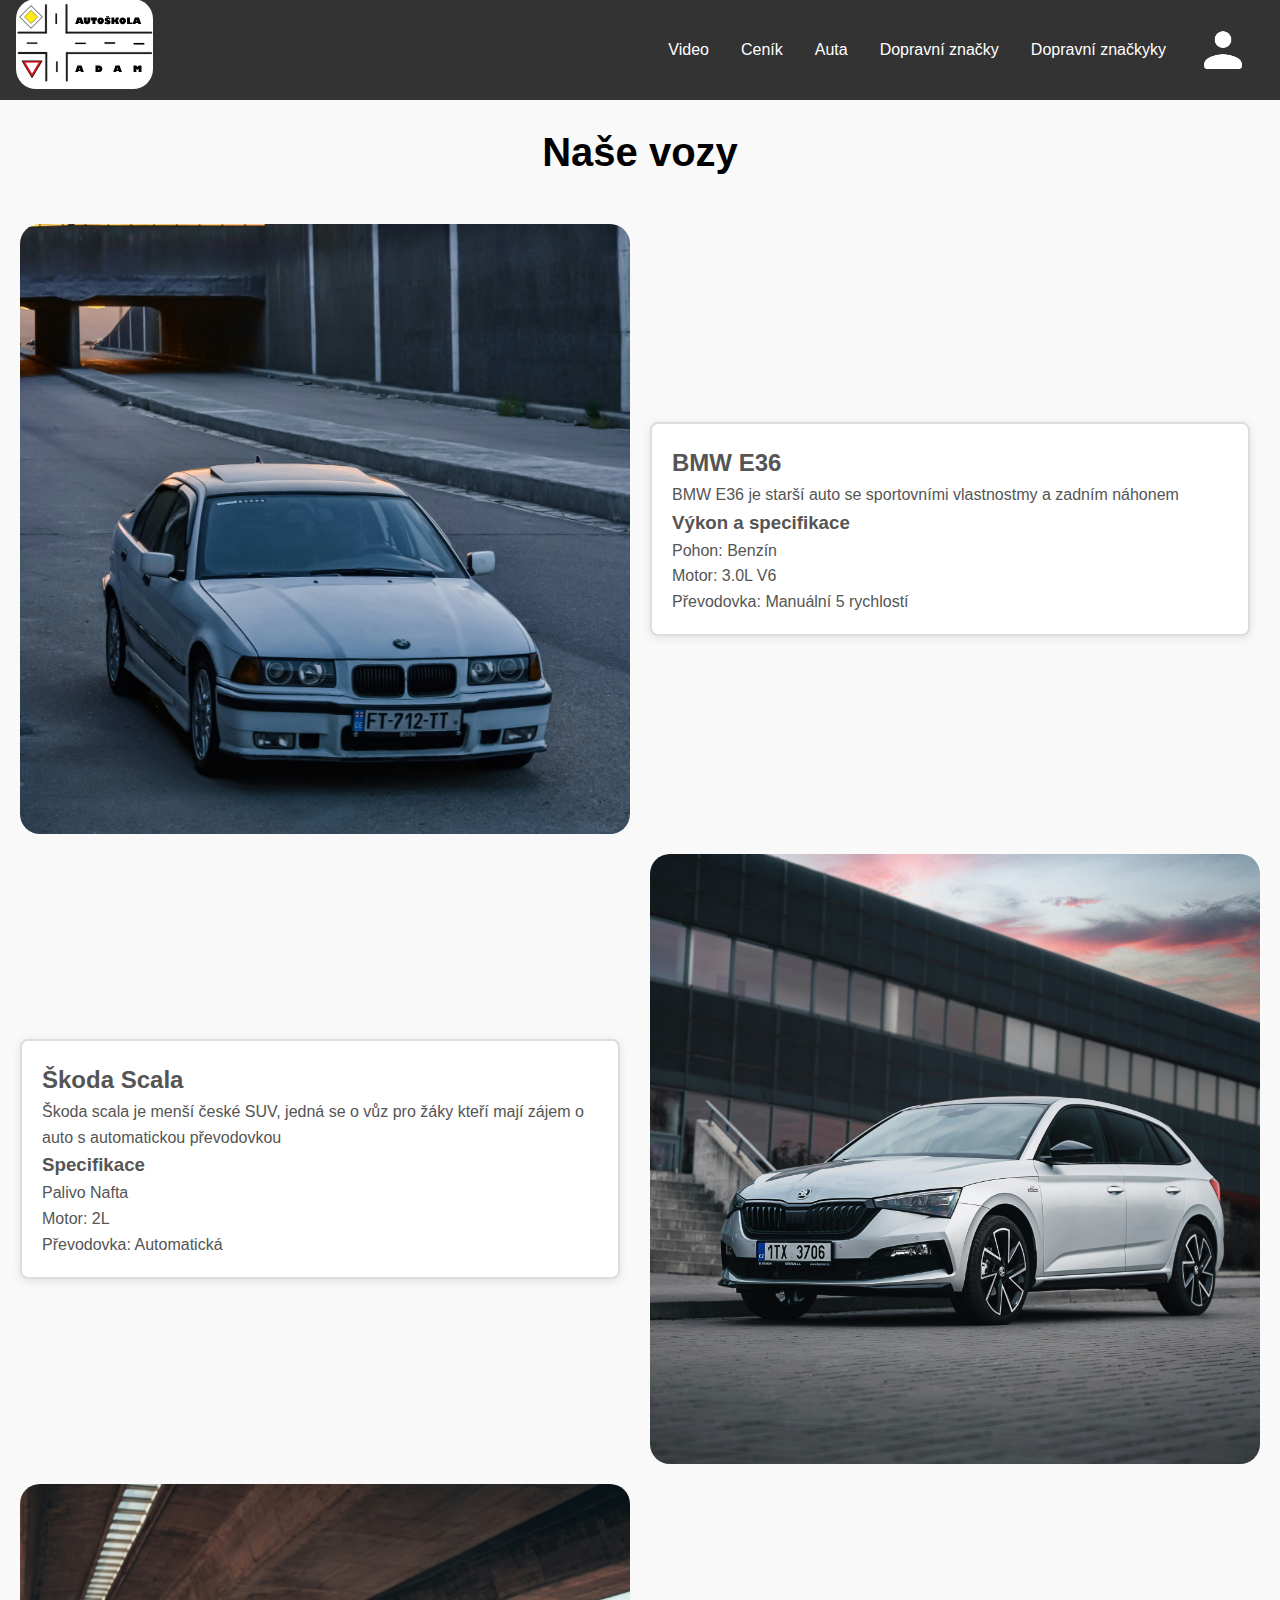
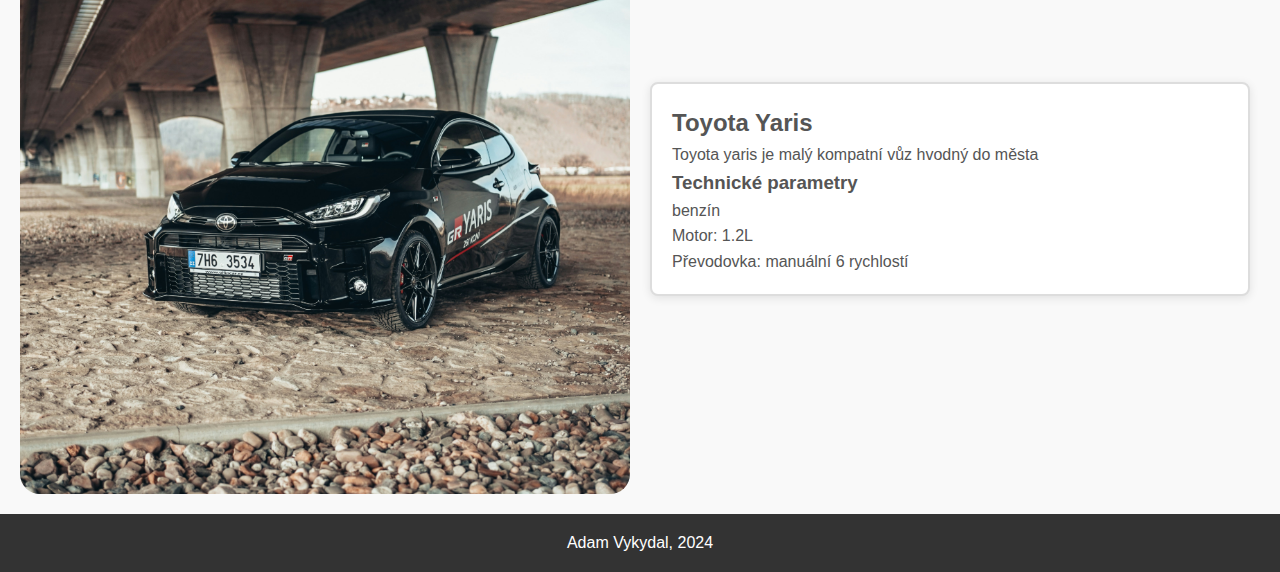
<file: cars.html>
<!DOCTYPE html>
<html lang="en">
<head>
    <meta charset="UTF-8">
    <meta name="viewport" content="width=device-width, initial-scale=1.0">
    <title>Autoškola adam</title>
    <link rel="icon" type="image/x-icon" href="/img/image.svg">
    <link rel="stylesheet" href="styles.css">
    <link rel="stylesheet" href="cars_styles.css">
</head>
<body>
    <nav class="navbar">
        <div class="logo">
            <a href="index.html">
                <img src="img/image.svg" alt="logo">
            </a>    
        </div>
        <input type="checkbox" id="menu-toggle">
        <label for="menu-toggle" class="hamburger">
            <div></div>
            <div></div>
            <div></div>
        </label>
        <ul class="menu">
            <li><a href="video.html">Video</a></li>
            <li><a href="price_list.html">Ceník</a></li>
            <li><a href="cars.html">Auta</a></li>
            <li><a href="test.php">Dopravní značky</a></li>
            <li><a href="test_questions.html">Dopravní značkyky</a></li>
            <li><a href="login.html"><img src="img/user.png" alt="user"></a></li>
        </ul>
    </nav>

    <header>
        <h1>Naše vozy</h1>
    </header>

    <main class="grid-container">
        <div class="grid-item">
            <img class="img-grid" src="img/bmw.jpg" alt="Obrázek 1">
            <div class="text">
                <h2>BMW E36</h2>
                <p>BMW E36 je starší auto se sportovními vlastnostmy a zadním náhonem</p>
                <section>
                    <h3>Výkon a specifikace</h3>
                    <ul>
                        <li>Pohon: Benzín</li>
                        <li>Motor: 3.0L V6</li>
                        <li>Převodovka: Manuální 5 rychlostí</li>
                    </ul>
                </section>
            </div>
        </div>
        <div class="grid-item reverse">
            <img class="img-grid" src="img/scala.jpg" alt="Obrázek 2">
            <div class="text">
                <h2>Škoda Scala</h2>
                <p>Škoda scala je menší české SUV, jedná se o vůz pro žáky kteří mají zájem o auto s automatickou převodovkou</p>
                <section>
                    <h3>Specifikace</h3>
                    <ul>
                        <li>Palivo Nafta</li>
                        <li>Motor: 2L</li>
                        <li>Převodovka: Automatická</li>
                    </ul>
                </section>
            </div>
        </div>
        <div class="grid-item">
            <img class="img-grid" src="img/yaris.jpg" alt="Obrázek 3">
            <div class="text">
                <h2>Toyota Yaris</h2>
                <p>Toyota yaris je malý kompatní vůz hvodný do města</p>
                <section>
                    <h3>Technické parametry</h3>
                    <ul>
                        <li>benzín</li>
                        <li>Motor: 1.2L</li>
                        <li>Převodovka: manuální 6 rychlostí</li>
                    </ul>
                </section>
            </div>
        </div>
    </main>

    <footer class="footer">
        <p>Adam Vykydal, 2024</p>
    </footer>
</body>
</html>
</file>
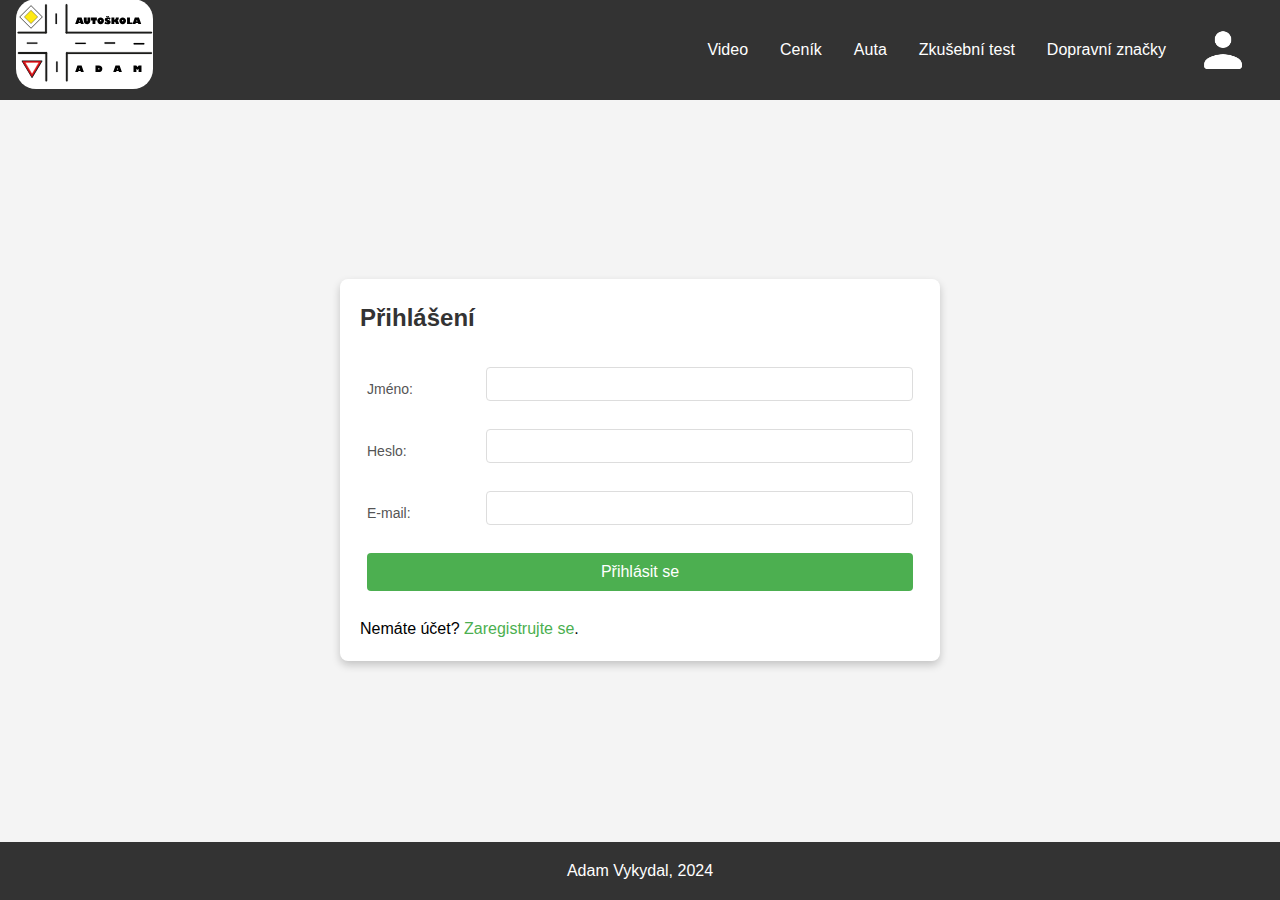
<file: login.html>
<!DOCTYPE html>
<html lang="en">
<head>
    <meta charset="UTF-8">
    <meta name="viewport" content="width=device-width, initial-scale=1.0">
    <title>Autoškola adam</title>
    <link rel="icon" type="image/x-icon" href="/img/image.svg">
    <link rel="stylesheet" href="styles.css">
    <link rel="stylesheet" href="login_styles.css">
</head>
<body>
    <nav class="navbar">
        <div class="logo">
          <a href="index.html">
          <img src="img/image.svg" alt="logo">
          </a>    
        </div>
        <input type="checkbox" id="menu-toggle">
        <label for="menu-toggle" class="hamburger">
          <div></div>
          <div></div>
          <div></div>
        </label>
        <ul class="menu">
            <li><a href="video.html">Video</a></li>
            <li><a href="price_list.html">Ceník</a></li>
            <li><a href="cars.html">Auta</a></li>
            <li><a href="test.php">Zkušební test</a></li>
            <li><a href="test_questions.html">Dopravní značky</a></li>
            <li><a href="login.html"><img src="img/user.png" alt="user"></a></li>
        </ul>
    </nav>
    
    <body>
      <div class="form-container">
          <h1>Přihlášení</h1>
          <form action="login_process.php" method="POST">
              <table>
                  <tr>
                      <td><label for="username">Jméno:</label></td>
                      <td><input type="text" id="username" name="username" required></td>
                  </tr>
                  <tr>
                      <td><label for="password">Heslo:</label></td>
                      <td><input type="password" id="password" name="password" required></td>
                  </tr>
                  <tr>
                      <td><label for="email">E-mail:</label></td>
                      <td><input type="email" id="email" name="email" required></td>
                  </tr>
                  <tr>
                      <td colspan="2">
                          <button type="submit">Přihlásit se</button>
                      </td>
                  </tr>
              </table>
          </form>
          <p>Nemáte účet? <a href="register.html">Zaregistrujte se</a>.</p>
    
    <footer class="footer">
        <p>Adam Vykydal, 2024</p>
    </footer>
</body>
</html>
</file>
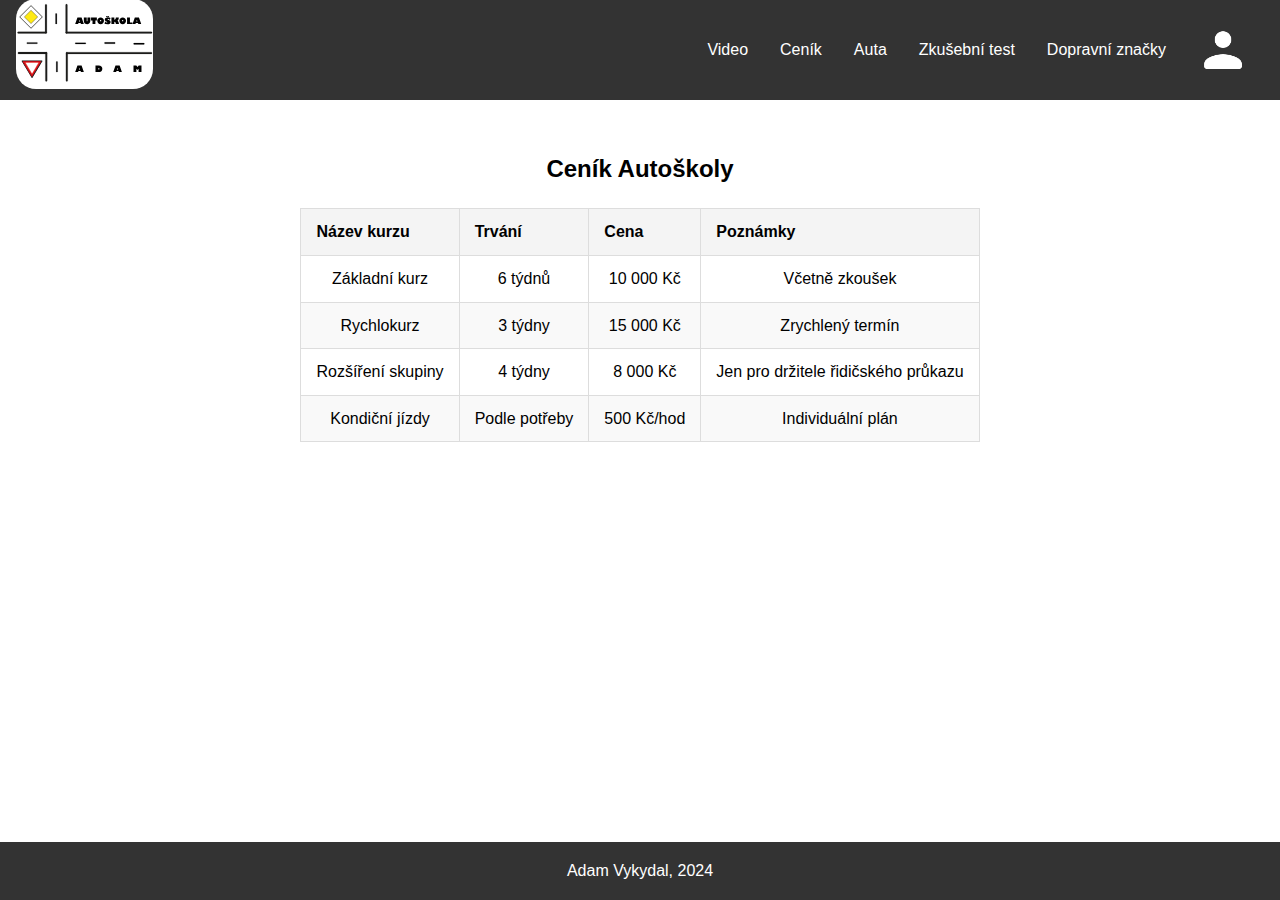
<file: price_list.html>
<!DOCTYPE html>
<html lang="en">
<head>
    <meta charset="UTF-8">
    <meta name="viewport" content="width=device-width, initial-scale=1.0">
    <title>Autoškola adam</title>
    <link rel="icon" type="image/x-icon" href="/img/image.svg">
    <link rel="stylesheet" href="styles.css">
    <link rel="stylesheet" href="price_styles.css">
</head>
<body>
    <nav class="navbar">
        <div class="logo">
          <a href="index.html">
          <img src="img/image.svg" alt="logo">
          </a>    
        </div>
        <input type="checkbox" id="menu-toggle">
        <label for="menu-toggle" class="hamburger">
          <div></div>
          <div></div>
          <div></div>
        </label>
        <ul class="menu">
            <li><a href="video.html">Video</a></li>
            <li><a href="price_list.html">Ceník</a></li>
            <li><a href="cars.html">Auta</a></li>
            <li><a href="test.php">Zkušební test</a></li>
            <li><a href="test_questions.html">Dopravní značky</a></li>
            <li><a href="login.html"><img src="img/user.png" alt="user"></a></li>
        </ul>
    </nav>
    
    <section class="pricing">
      <h2>Ceník Autoškoly</h2>
      <table class="pricing-table">
          <thead>
              <tr>
                  <th>Název kurzu</th>
                  <th>Trvání</th>
                  <th>Cena</th>
                  <th>Poznámky</th>
              </tr>
          </thead>
          <tbody>
              <tr>
                  <td>Základní kurz</td>
                  <td>6 týdnů</td>
                  <td>10 000 Kč</td>
                  <td>Včetně zkoušek</td>
              </tr>
              <tr>
                  <td>Rychlokurz</td>
                  <td>3 týdny</td>
                  <td>15 000 Kč</td>
                  <td>Zrychlený termín</td>
              </tr>
              <tr>
                  <td>Rozšíření skupiny</td>
                  <td>4 týdny</td>
                  <td>8 000 Kč</td>
                  <td>Jen pro držitele řidičského průkazu</td>
              </tr>
              <tr>
                  <td>Kondiční jízdy</td>
                  <td>Podle potřeby</td>
                  <td>500 Kč/hod</td>
                  <td>Individuální plán</td>
              </tr>
          </tbody>
      </table>
  </section> 
    
    
    <footer class="footer">
        <p>Adam Vykydal, 2024</p>
    </footer>
</body>
</html>
</file>
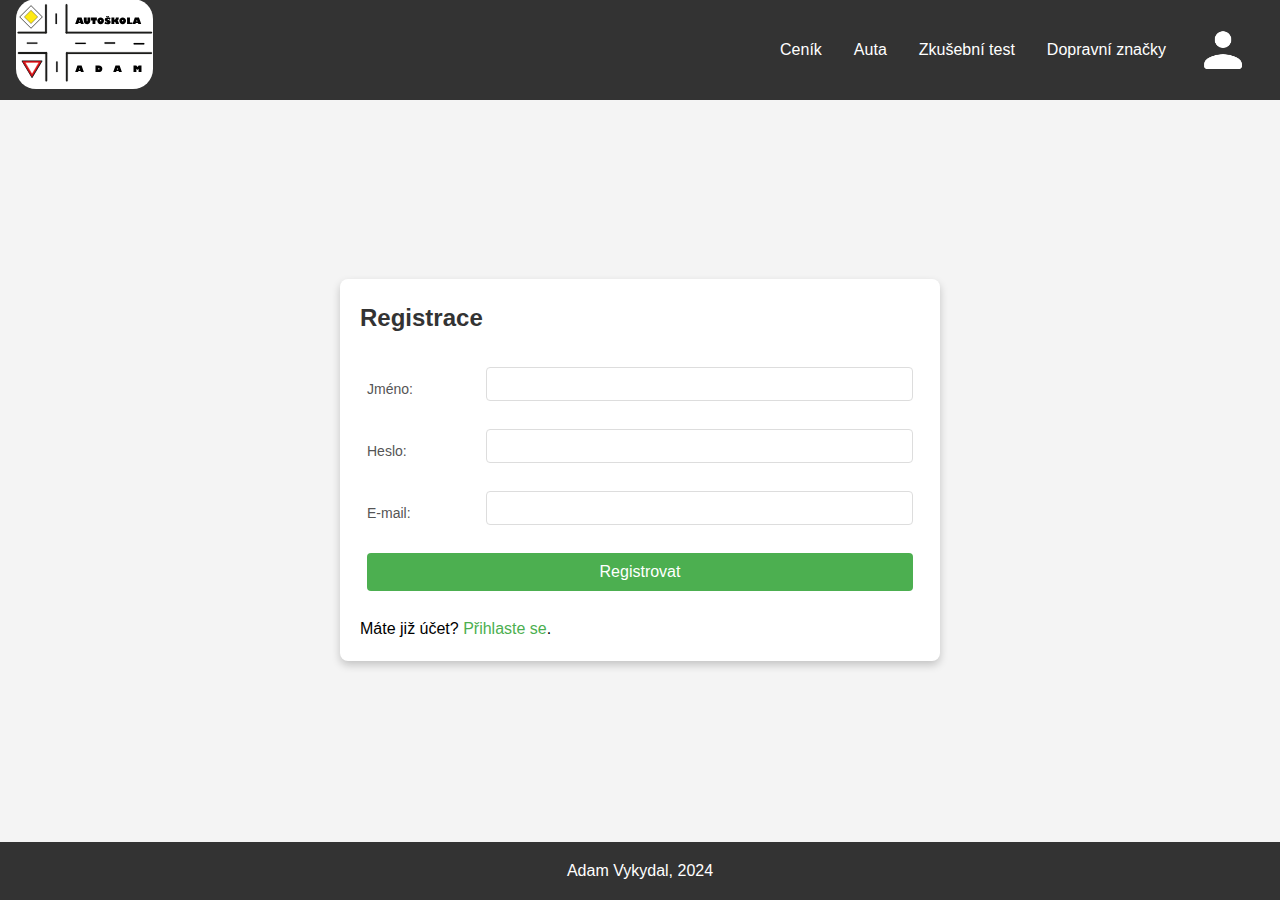
<file: register.html>
<!DOCTYPE html>
<html lang="en">
<head>
    <meta charset="UTF-8">
    <meta name="viewport" content="width=device-width, initial-scale=1.0">
    <title>Autoškola adam</title>
    <link rel="icon" type="image/x-icon" href="/img/image.svg">
    <link rel="stylesheet" href="styles.css">
    <link rel="stylesheet" href="login_styles.css">
</head>
<body>
    <nav class="navbar">
        <div class="logo">
          <a href="index.html">
          <img src="img/image.svg" alt="logo">
          </a>    
        </div>
        <input type="checkbox" id="menu-toggle">
        <label for="menu-toggle" class="hamburger">
          <div></div>
          <div></div>
          <div></div>
        </label>
        <ul class="menu">
          <li><a href="price_list.html">Ceník</a></li>
          <li><a href="cars.html">Auta</a></li>
          <li><a href="test.php">Zkušební test</a></li>
          <li><a href="test_questions.html">Dopravní značky</a></li>
          <li><a href="login.html"><img src="img/user.png" alt="user"></a></li>
        </ul>
    </nav>

    <div class="form-container">
        <h1>Registrace</h1>
        <form action="register_process.php" method="POST">
            <table>
                <tr>
                    <td><label for="username">Jméno:</label></td>
                    <td><input type="text" id="username" name="username" required></td>
                </tr>
                <tr>
                    <td><label for="password">Heslo:</label></td>
                    <td><input type="password" id="password" name="password" required></td>
                </tr>
                <tr>
                    <td><label for="email">E-mail:</label></td>
                    <td><input type="email" id="email" name="email" required></td>
                </tr>
                
                <tr>
                    <td colspan="2">
                        <button type="submit">Registrovat</button>
                    </td>
                </tr>
            </table>
        </form>
        <p>Máte již účet? <a href="login.html">Přihlaste se</a>.</p>
    </div>

    <footer class="footer">
        <p>Adam Vykydal, 2024</p>
    </footer>
</body>
</html>
</file>
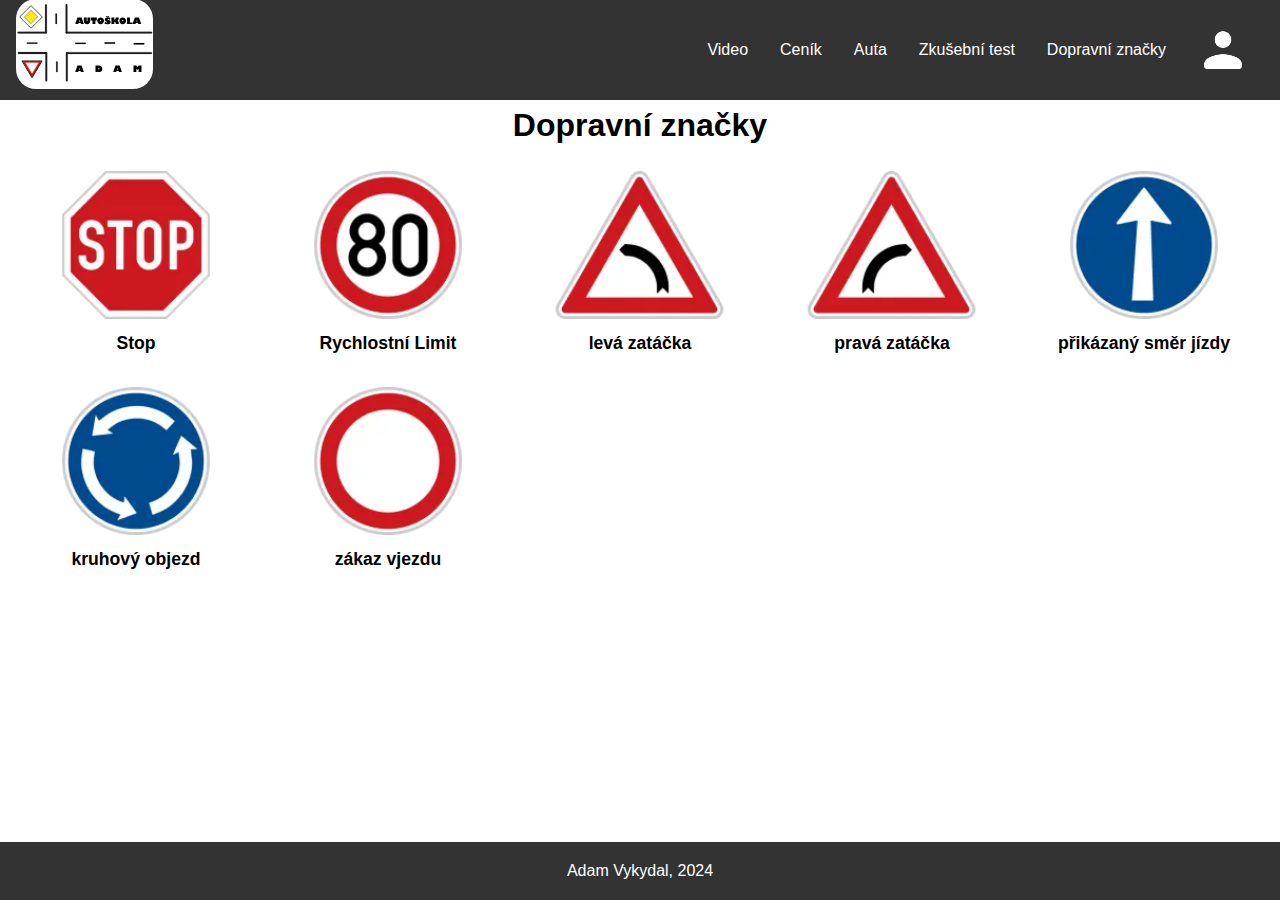
<file: test_questions.html>
<!DOCTYPE html>
<html lang="en">
<head>
    <meta charset="UTF-8">
    <meta name="viewport" content="width=device-width, initial-scale=1.0">
    <title>Autoškola adam</title>
    <link rel="icon" type="image/x-icon" href="/img/image.svg">
    <link rel="stylesheet" href="styles.css">
    <link rel="stylesheet" href="test_questions.css">
</head>
<body>

    <nav class="navbar">
        <div class="logo">
          <a href="index.html">
          <img src="img/image.svg" alt="logo">
          </a>    
        </div>
        <input type="checkbox" id="menu-toggle">
        <label for="menu-toggle" class="hamburger">
          <div></div>
          <div></div>
          <div></div>
        </label>
        <ul class="menu">
            <li><a href="video.html">Video</a></li>
            <li><a href="price_list.html">Ceník</a></li>
            <li><a href="cars.html">Auta</a></li>
            <li><a href="test.php">Zkušební test</a></li>
            <li><a href="test_questions.html">Dopravní značky</a></li>
            <li><a href="login.html"><img src="img/user.png" alt="user"></a></li>
        </ul>
    </nav>
  
    <header>
      <h1>Dopravní značky</h1>
  </header>
  
  <div class="grid-container">
      <div class="grid-item">
          <img src="img/stop.webp" alt="Stop" />
          <p>Stop</p>
      </div>
      <div class="grid-item">
          <img src="img/rychlost.webp" alt="Rychlostní Limit" />
          <p>Rychlostní Limit</p>
      </div>
      <div class="grid-item">
          <img src="img/levo.webp" alt="Zákaz Odbočení Vlevo" />
          <p>levá zatáčka</p>
      </div>
      <div class="grid-item">
        <img src="img/pravo.webp" alt="Zákaz Odbočení Vlevo" />
        <p>pravá zatáčka</p>
    </div>
      <div class="grid-item">
          <img src="img/smer.webp" alt="Jednosměrka" />
          <p>přikázaný směr jízdy</p>
      </div>
      <div class="grid-item">
          <img src="img/kruh.webp" alt="Zákaz Parkování" />
          <p>kruhový objezd</p>
      </div>
      <div class="grid-item">
          <img src="img/zakaz.webp" alt="Dej Přednost" />
          <p>zákaz vjezdu</p>
      </div>
      
  </div>
    <footer class="footer">
        <p>Adam Vykydal, 2024</p>
    </footer>
</body>
</html>
</file>
<file: styles.css>
* {
  margin: 0;
  padding: 0;
  box-sizing: border-box;
}

body, h1, h2, h3, p, ul, li {
    margin: 0;
    padding: 0;
    list-style: none;
  }
  
  body {
    font-family: Arial, sans-serif;
    line-height: 1.6;
    display: flex;
    flex-direction: column;
    min-height: 100vh;
  }
  
  .navbar {
    display: flex;
    justify-content: space-between;
    align-items: center;
    background-color: #333;
    color: white;
    height: 100px;
    padding: 0 1rem;
  }
  
  .navbar .logo {
    font-size: 1.5rem;
    height: 100%;
    display: flex;
    align-items: center;
  }
  
  .menu {
    display: flex;
    gap: 0;
    height: 100%;
  }
  
  .menu li {
    display: flex;
    align-items: center;
    justify-content: center;
    height: 100%;
    font-size: 15;
  }
  
  .menu li a {
    color: white;
    text-decoration: none;
    padding: 0 1rem;
    height: 100%;
    display: flex;
    align-items: center;
    justify-content: center;
    
  }

  .menu li a img{
    color: white;
    height: 50px;
    width: 50px;
    
  }
  
  .menu li a:hover {
    background-color: #555;
    color: #ffcc00;
  }
  
  .hamburger {
    display: none;
    cursor: pointer;
    flex-direction: column;
    gap: 6px;
    
  }

  .hamburger div {
    width: 40px;
    height: 5px;
    background-color: white;
    border-radius: 25px;

  }
  
  .hamburger:hover div {
    background-color: #ffcc00; 
  }
  
  #menu-toggle {
    display: none;
  }
  
  .menu li {
    margin: 0;
  }

  h1{
    font-size: 80;
  }
  h2{
    font-size: 40;
  }
  
  @media (max-width: 768px) {
    .menu {
      display: none;
    }
  
    .hamburger {
      display: flex;
    }
  
    .menu li a {
    font-size: 25;
    }
      
    h1{
      font-size: 50;
    }
    h2{
      font-size: 30;
    }
    
  
    
    #menu-toggle:checked ~ .menu {
      display: flex;
      flex-direction: column;
      background-color: #444;
      position: absolute;
      top: 100px;
      left: 0;
      right: 0;
      text-align: center;
      padding: 0;
      max-height: 400px;
      overflow-y: auto;
      
    }
  
    .menu li {
      width: 100%;
    }
  
    .hamburger div {
      width: 40px;
      height: 5px;
      background-color: white;
      border-radius: 25px;
  
    }
    
    .menu li a {
      width: 100%;
      height: 50px;
      padding: 0;
      text-align: center;
      justify-content: center;
    }
  }
  
  @media (min-width: 769px) {
    .menu {
      display: flex;
      position: static;
      flex-direction: row;
      background-color: transparent;
      padding: 0;
    }
  
    #menu-toggle:checked ~ .menu {
      display: flex;
    }
  }
  
  .main {
    padding: 2rem;
    text-align: center;
    flex-grow: 1; 
  }
  
  .footer {
    background-color: #333;
    color: white;
    text-align: center;
    padding: 1rem 0;
    width: 100%;
  }
  
  .footer p {
    margin: 0;
  }
  
  .logo img {
    margin: auto;
    margin-left: -10;
    height: 90px;  
    width: auto;
    background-color: white;
    border-radius: 20px;
  }

  video {
    position: fixed;
    top: 100;
    left: 0;
    width: 100%;
    height: 100%;
    object-fit: cover;
    z-index: -2;
    opacity: 0.7;
}

.content {
  position: relative;
  z-index: -1; 
  color: white;
  text-align: center;
  top: 290px;
  
}

.overlay {
  position: fixed;
  top: 0;
  left: 0;
  width: 100%;
  height: 100%;
  background: rgba(0, 0, 0, 0.3); 
  z-index: -2;
}
</file>
<file: cars_styles.css>
* {
    margin: 0;
    padding: 0;
    box-sizing: border-box;
}

body {
    font-family: Arial, sans-serif;
    line-height: 1.6;
    background-color: #f9f9f9;
    color: #333;
}

header {
    text-align: center;
    margin: 20px 0;
}

h1 {
    font-size: 2.5rem;
    color: black;
}


.grid-container {
    display: grid;
    gap: 20px;
    padding: 20px;
    max-width: 100%; 
    margin: 0;
    
}


.grid-item {
    display: grid;
    grid-template-columns: 1fr 1fr; 
    align-items: center;
    gap: 20px;
    justify-items: stretch;
}


.grid-item.reverse {
    grid-template-columns: 1fr 1fr; 
}

.grid-item.reverse img {
    order: 2;
}


.img-grid {
    width: 100%;              
    aspect-ratio: 1 / 1;      
    object-fit: cover;    
    border-radius: 20px;     
}


.text {
    max-width: 600px; 
    font-size: 1rem;
    color: #555;
    line-height: 1.6;
    border: 2px solid #ddd;
    border-radius: 8px; 
    padding: 20px; 
    background-color: #fff; 
    box-shadow: 0 2px 10px rgba(0, 0, 0, 0.1); 
}
</file>
<file: login_styles.css>
* {
    margin: 0;
    padding: 0;
    box-sizing: border-box;
}

body {
    font-family: Arial, sans-serif;
    display: flex;
    justify-content: center;
    align-items: center;
    min-height: 100vh;
    background-color: #f4f4f4;
    flex-direction: column;
}

.navbar {
    display: flex;
    justify-content: space-between;
    align-items: center;
    background-color: #333;
    color: white;
    height: 100px;
    padding: 0 1rem;
    width: 100%;
    position: fixed;
    top: 0;
    left: 0;
    z-index: 1;
}

.footer {
    position: fixed;
    bottom: 0;
    left: 0;
}

.form-container {
    background: #fff;
    padding: 20px;
    border-radius: 8px;
    box-shadow: 0 4px 8px rgba(0, 0, 0, 0.2);
    width: 100%;
    max-width: 600px; 
    margin-top: 120px; 
    margin-bottom: 80px; 
}

h1 {
    margin-bottom: 20px;
    font-size: 24px;
    color: #333;
}

table {
    width: 100%;
    margin-bottom: 15px;
}

td {
    padding: 8px 5px;
}

label {
    display: inline-block;
    font-size: 14px;
    color: #555;
}

input {
    width: 100%;
    padding: 8px;
    font-size: 14px;
    border: 1px solid #ddd;
    border-radius: 4px;
    margin-bottom: 10px;
}

button {
    width: 100%;
    padding: 10px;
    background-color: #4CAF50;
    color: white;
    border: none;
    border-radius: 4px;
    cursor: pointer;
    font-size: 16px;
}

button:hover {
    background-color: #45a049;
}

a {
    color: #4CAF50;
    text-decoration: none;
}

a:hover {
    text-decoration: underline;
}
</file>
<file: price_styles.css>
.pricing {
    text-align: center;
    margin: 30px auto;
    padding: 20px;
    max-width: 800px;
}

.pricing-table {
    width: 100%;
    border-collapse: collapse;
    margin: 20px 0;
    font-size: 1rem;
    text-align: left;
}

.pricing-table th, .pricing-table td {
    border: 1px solid #ddd;
    padding: 10px 15px;
}

.pricing-table th {
    background-color: #f4f4f4;
    font-weight: bold;
}

.pricing-table tr:nth-child(even) {
    background-color: #f9f9f9;
}

.pricing-table tr:hover {
    background-color: #f1f1f1;
}

.pricing-table td {
    text-align: center;
}

footer{
    position: fixed;
    bottom: 0;
    left: 0;
}
</file>
<file: test_questions.css>
.grid-container {
    display: grid;
    grid-template-columns: repeat(auto-fill, minmax(200px, 1fr));
    gap: 20px;
    padding: 20px;
  }
  
  .grid-item {
    display: flex;
    flex-direction: column;
    align-items: center;
    text-align: center;
    border-radius: 10px;
    overflow: hidden;
    transition: transform 0.3s ease, box-shadow 0.3s ease;
  }
  
  .grid-item img {
    width: 100%;
    height: auto;
  }
  
  .grid-item p {
    padding: 10px;
    font-size: 1.1rem;
    background-color: #fff;
    margin: 0;
    font-weight: bold;
  }

  .grid-item:hover {
    transform: scale(1.05);

  }
  
  .grid-item:hover p {
    color: #ffcc00;
  }
  
  footer{
    position: fixed;
    bottom: 0;
    left: 0;
    }
    h1{
        text-align: center;
    }
  
  
    @media (max-width: 768px) {
    .grid-container {
      grid-template-columns: repeat(auto-fill, minmax(150px, 1fr));
      gap: 15px;
    }
  
    .grid-item p {
      font-size: 1rem;
    }
  }
</file>
